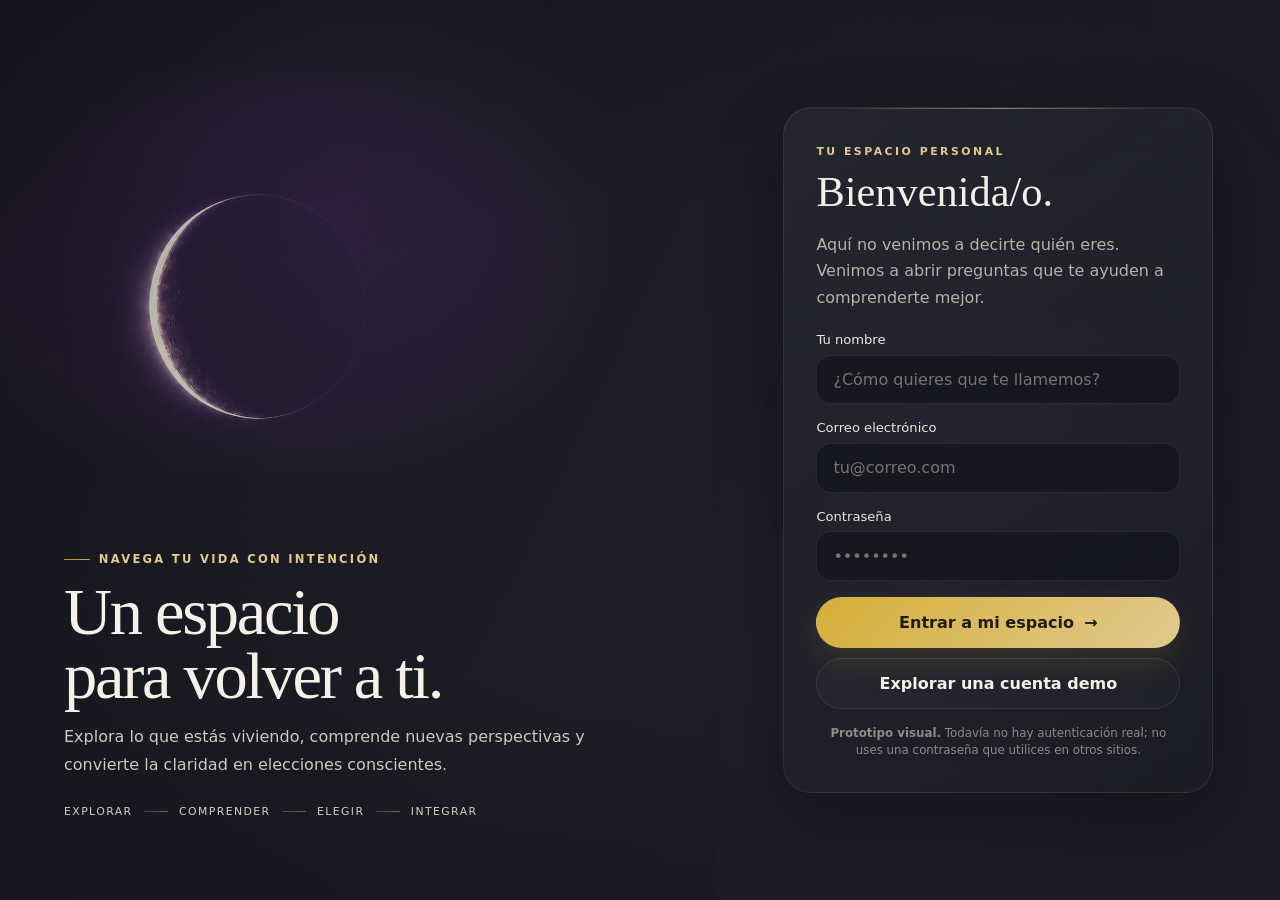
<file: index.html>
<!DOCTYPE html>
<html lang="es">
<head>
  <meta charset="UTF-8" />
  <meta name="viewport" content="width=device-width, initial-scale=1.0" />
  <meta name="theme-color" content="#1B1C24" />
  <title>Alma Astral · Tu espacio personal</title>
  <meta name="description" content="Alma Astral. Un espacio personal para explorar, comprender, elegir e integrar con mayor intención." />
  <link rel="stylesheet" href="styles.css" />
</head>
<body class="auth-body">
  <main class="auth-shell">
    <section class="auth-scene" aria-label="Bienvenida a Alma Astral">
      <img class="scene-logo" src="assets/moon-hero.jpeg" alt="" aria-hidden="true" />
      <div class="scene-vignette"></div>
      <div class="scene-copy">
        <span class="eyebrow">Navega tu vida con intención</span>
        <h1>Un espacio para volver a ti.</h1>
        <p>Explora lo que estás viviendo, comprende nuevas perspectivas y convierte la claridad en elecciones conscientes.</p>
        <div class="principles" aria-label="Método Alma Astral">
          <span>Explorar</span><i></i><span>Comprender</span><i></i><span>Elegir</span><i></i><span>Integrar</span>
        </div>
      </div>
    </section>

    <section class="auth-panel">
      <form class="auth-card glass" id="loginForm">
        <div class="auth-brand-mobile">
          <img src="assets/logo.jpeg" alt="" aria-hidden="true" />
          <span>ALMA ASTRAL</span>
        </div>

        <span class="eyebrow">Tu espacio personal</span>
        <h2>Bienvenida/o.</h2>
        <p class="muted">Aquí no venimos a decirte quién eres. Venimos a abrir preguntas que te ayuden a comprenderte mejor.</p>

        <label class="field">
          <span>Tu nombre</span>
          <input id="name" name="name" type="text" autocomplete="name" placeholder="¿Cómo quieres que te llamemos?" required />
        </label>

        <label class="field">
          <span>Correo electrónico</span>
          <input id="email" name="email" type="email" autocomplete="email" placeholder="tu@correo.com" required />
        </label>

        <label class="field">
          <span>Contraseña</span>
          <input id="password" name="password" type="password" minlength="4" placeholder="••••••••" required />
        </label>

        <button class="btn btn-gold btn-full" type="submit">Entrar a mi espacio <span>→</span></button>
        <button class="btn btn-ghost btn-full" id="demoBtn" type="button">Explorar una cuenta demo</button>

        <p class="privacy-note"><strong>Prototipo visual.</strong> Todavía no hay autenticación real; no uses una contraseña que utilices en otros sitios.</p>
      </form>
    </section>
  </main>
  <script src="auth.js" defer></script>
</body>
</html>
</file>
<file: styles.css>
:root{
  --purple-900:#4A2C6D;
  --purple-700:#5B3A82;
  --purple-500:#6A4C93;
  --gold-500:#D4AF37;
  --gold-300:#C8A75A;
  --gold-100:#E2C98F;
  --night-900:#1B1C24;
  --night-700:#23242E;
  --night-500:#2B2B35;
  --warm:#F5F1E8;
  --warm-2:#EDE7DC;
  --muted:#B7B1A8;
  --line:rgba(226,201,143,.16);
  --line-soft:rgba(255,255,255,.065);
  --shadow:0 28px 80px rgba(0,0,0,.34);
  --ease:cubic-bezier(.22,.61,.36,1);
}
*{box-sizing:border-box}
html{scroll-behavior:smooth}
body{margin:0;min-height:100vh;font-family:Inter,ui-sans-serif,system-ui,-apple-system,BlinkMacSystemFont,"Segoe UI",sans-serif;color:var(--warm);background:var(--night-900);overflow-x:hidden}
body::before{content:"";position:fixed;inset:0;pointer-events:none;z-index:-2;background:radial-gradient(circle at 12% 10%,rgba(91,58,130,.20),transparent 30%),radial-gradient(circle at 88% 12%,rgba(212,175,55,.055),transparent 26%),linear-gradient(180deg,#1B1C24 0%,#191A22 100%)}
body::after{content:"";position:fixed;inset:0;pointer-events:none;z-index:-1;opacity:.28;background-image:linear-gradient(rgba(255,255,255,.014) 1px,transparent 1px),linear-gradient(90deg,rgba(255,255,255,.012) 1px,transparent 1px);background-size:38px 38px;mask-image:linear-gradient(to bottom,#000,transparent 92%)}
button,input,textarea,select{font:inherit}
button{cursor:pointer}
a{color:inherit;text-decoration:none}
img{display:block;max-width:100%}
.eyebrow{display:inline-block;color:var(--gold-100);font-size:.68rem;font-weight:700;letter-spacing:.23em;text-transform:uppercase}
.muted{color:var(--muted)}
.glass{background:linear-gradient(155deg,rgba(43,43,53,.78),rgba(30,31,40,.78));border:1px solid var(--line);box-shadow:var(--shadow);backdrop-filter:blur(18px);-webkit-backdrop-filter:blur(18px)}
.btn{border:1px solid transparent;border-radius:999px;padding:.92rem 1.25rem;display:inline-flex;align-items:center;justify-content:center;gap:.65rem;font-weight:700;transition:transform .3s var(--ease),box-shadow .3s var(--ease),background .3s,border-color .3s}
.btn:hover{transform:translateY(-2px)}
.btn-gold{color:#211B12;background:linear-gradient(135deg,var(--gold-500),var(--gold-100));box-shadow:0 12px 32px rgba(212,175,55,.15)}
.btn-gold:hover{box-shadow:0 17px 42px rgba(212,175,55,.24)}
.btn-ghost{color:var(--warm);background:rgba(255,255,255,.025);border-color:rgba(255,255,255,.09)}
.btn-ghost:hover{background:rgba(255,255,255,.055);border-color:rgba(226,201,143,.22)}
.btn-full{width:100%}
.field{display:grid;gap:.48rem;margin:1rem 0}
.field>span,.onboarding-form label>span{font-size:.82rem;color:var(--warm-2)}
input,textarea,select{width:100%;border:1px solid rgba(255,255,255,.08);background:rgba(19,20,27,.72);color:var(--warm);border-radius:15px;padding:.9rem 1rem;outline:none;transition:.25s}
input:focus,textarea:focus,select:focus{border-color:rgba(226,201,143,.48);box-shadow:0 0 0 4px rgba(212,175,55,.05)}
textarea{resize:vertical;min-height:110px;line-height:1.55}
::placeholder{color:#77746f}
.reveal{opacity:0;transform:translateY(18px);transition:opacity .7s var(--ease),transform .7s var(--ease)}
.reveal.in{opacity:1;transform:none}
.modal{position:fixed;inset:0;z-index:100;display:flex;align-items:center;justify-content:center;padding:1rem;background:rgba(10,10,14,.76);backdrop-filter:blur(12px);opacity:0;visibility:hidden;transition:.28s}
.modal.show{opacity:1;visibility:visible}
.modal-card{width:min(540px,100%);max-height:90vh;overflow:auto;border-radius:28px;padding:1.6rem;transform:translateY(14px) scale(.985);transition:.35s var(--ease);position:relative}
.modal.show .modal-card{transform:none}
.modal-card h2{font-family:Georgia,"Times New Roman",serif;font-weight:500;font-size:clamp(1.8rem,4vw,2.5rem);margin:.55rem 0 .65rem}
.modal-card>p{color:var(--muted);line-height:1.65}
.modal-close{position:absolute;right:1rem;top:1rem;width:38px;height:38px;border-radius:50%;border:1px solid rgba(255,255,255,.08);background:#1d1e26;color:var(--warm);font-size:1.3rem}
.privacy-note{font-size:.74rem!important;color:#8f8a83!important;line-height:1.5!important;text-align:center;margin:1rem 0 0!important}
@media(prefers-reduced-motion:reduce){*,*::before,*::after{scroll-behavior:auto!important;animation-duration:.001ms!important;animation-iteration-count:1!important;transition-duration:.001ms!important}}


/* AUTH */

.auth-body{
  overflow:hidden;
  background:#1B1C24;
}

/* Una sola escena: fondo, luna y formulario comparten el mismo ambiente. */
.auth-shell{
  min-height:100vh;
  display:grid;
  grid-template-columns:minmax(0,1.12fr) minmax(360px,.88fr);
  position:relative;
  isolation:isolate;
  overflow:hidden;
  background:
    radial-gradient(circle at 26% 23%,rgba(91,58,130,.20),transparent 25%),
    radial-gradient(circle at 74% 78%,rgba(74,44,109,.10),transparent 30%),
    linear-gradient(115deg,#171820 0%,#1B1C24 46%,#20212A 100%);
}

/* Luz suave que une ambos lados y evita el efecto de dos fondos. */
.auth-shell::after{
  content:"";
  position:absolute;
  inset:0;
  z-index:-1;
  pointer-events:none;
  background:
    linear-gradient(90deg,transparent 0%,rgba(27,28,36,.06) 45%,rgba(27,28,36,.28) 70%,rgba(27,28,36,.50) 100%),
    radial-gradient(ellipse at center,transparent 38%,rgba(10,10,15,.30) 100%);
}

.auth-scene{
  position:relative;
  min-height:100vh;
  overflow:visible;
  display:flex;
  align-items:flex-end;
  padding:clamp(2.2rem,5vw,5.2rem);
}

/* Solo mostramos la luna. El texto que venía dentro del JPG ya no compite con el titular. */
.scene-logo{
  position:absolute;
  z-index:-1;
  width:min(650px,62vw);
  aspect-ratio:1.64/1;
  object-fit:cover;
  object-position:center top;
  left:35%;
  top:30%;
  transform:translate(-50%,-50%) scale(1.02);
  opacity:.88;
  mix-blend-mode:screen;
  filter:saturate(.90) contrast(1.06) brightness(.97);
  -webkit-mask-image:radial-gradient(ellipse at center,#000 35%,rgba(0,0,0,.96) 56%,transparent 78%);
  mask-image:radial-gradient(ellipse at center,#000 35%,rgba(0,0,0,.96) 56%,transparent 78%);
  animation:sceneIn 1.35s var(--ease) both,sceneFloat 9s 1.5s ease-in-out infinite alternate;
}

.scene-vignette{
  position:absolute;
  inset:0;
  z-index:-1;
  pointer-events:none;
  background:
    linear-gradient(180deg,rgba(27,28,36,.02) 0%,rgba(27,28,36,.08) 46%,rgba(27,28,36,.78) 100%);
}

.scene-copy{
  max-width:660px;
  position:relative;
  z-index:2;
  padding-bottom:clamp(.4rem,2vh,1.2rem);
  animation:copyIn 1s .25s var(--ease) both;
}

.scene-copy .eyebrow{
  display:inline-flex;
  align-items:center;
  gap:.55rem;
  font-size:.72rem;
  letter-spacing:.20em;
  color:var(--gold-100);
}

.scene-copy .eyebrow::before{
  content:"";
  width:26px;
  height:1px;
  background:linear-gradient(90deg,var(--gold-500),var(--gold-100));
  opacity:.8;
}

.scene-copy h1{
  font-family:Georgia,"Times New Roman",serif;
  font-size:clamp(3.25rem,5.2vw,5.6rem);
  font-weight:500;
  line-height:.96;
  max-width:620px;
  margin:.85rem 0 1rem;
  letter-spacing:-.035em;
  text-wrap:balance;
}

.scene-copy>p{
  max-width:590px;
  color:#cfc8bd;
  line-height:1.75;
  font-size:1rem;
  margin:0;
}

.principles{
  margin-top:1.6rem;
  display:flex;
  align-items:center;
  gap:.7rem;
  flex-wrap:wrap;
  color:#d4cdc2;
  font-size:.68rem;
  text-transform:uppercase;
  letter-spacing:.13em;
}

.principles i{
  width:24px;
  height:1px;
  background:linear-gradient(90deg,var(--purple-500),var(--gold-300));
  opacity:.55;
}

/* El panel ya no tiene "su propio fondo": flota dentro de la misma escena. */
.auth-panel{
  min-height:100vh;
  display:flex;
  align-items:center;
  justify-content:center;
  padding:2rem clamp(1.2rem,4vw,4.5rem);
  position:relative;
}

.auth-panel::before{
  content:"";
  position:absolute;
  width:min(560px,90%);
  aspect-ratio:1;
  border-radius:50%;
  background:radial-gradient(circle,rgba(91,58,130,.14),transparent 64%);
  filter:blur(18px);
  pointer-events:none;
}

.auth-card{
  width:min(430px,100%);
  border-radius:28px;
  padding:clamp(1.5rem,3vw,2rem);
  position:relative;
  z-index:2;
  background:linear-gradient(145deg,rgba(43,43,53,.64),rgba(27,28,36,.48));
  border:1px solid rgba(226,201,143,.11);
  box-shadow:
    0 26px 70px rgba(0,0,0,.28),
    inset 0 1px 0 rgba(255,255,255,.035);
  backdrop-filter:blur(22px);
  -webkit-backdrop-filter:blur(22px);
  animation:cardIn .9s .2s var(--ease) both;
}

.auth-card::before{
  content:"";
  position:absolute;
  top:0;
  left:12%;
  right:12%;
  height:1px;
  background:linear-gradient(90deg,transparent,rgba(226,201,143,.55),transparent);
}

.auth-card h2{
  font-family:Georgia,"Times New Roman",serif;
  font-weight:500;
  font-size:clamp(2rem,4vw,2.65rem);
  margin:.5rem 0 .65rem;
}

.auth-card>.muted{
  line-height:1.65;
  margin-bottom:1.3rem;
}

.auth-card .btn+.btn{margin-top:.65rem}
.auth-brand-mobile{display:none}

@keyframes sceneIn{
  from{
    opacity:0;
    transform:translate(-50%,-50%) scale(1.10);
    filter:blur(10px);
  }
  to{
    opacity:.88;
    transform:translate(-50%,-50%) scale(1.02);
  }
}

@keyframes sceneFloat{
  from{transform:translate(-50%,-50%) scale(1.02)}
  to{transform:translate(calc(-50% + 6px),calc(-50% - 5px)) scale(1.045)}
}

@keyframes copyIn{
  from{opacity:0;transform:translateY(18px)}
  to{opacity:1;transform:none}
}

@keyframes cardIn{
  from{opacity:0;transform:translateX(16px)}
  to{opacity:1;transform:none}
}

@media(max-width:900px){
  .auth-body{overflow:auto}
  .auth-shell{
    grid-template-columns:1fr;
    min-height:100svh;
    background:
      radial-gradient(circle at 50% 13%,rgba(91,58,130,.20),transparent 28%),
      linear-gradient(180deg,#171820 0%,#1B1C24 55%,#20212A 100%);
  }

  .auth-scene{
    min-height:50svh;
    padding:1.5rem;
    align-items:flex-end;
  }

  .scene-logo{
    width:min(680px,105vw);
    left:50%;
    top:24%;
    opacity:.78;
  }

  .scene-vignette{
    background:linear-gradient(180deg,rgba(27,28,36,.02),rgba(27,28,36,.10) 48%,#1B1C24 100%);
  }

  .scene-copy{
    max-width:720px;
    padding-bottom:.4rem;
  }

  .scene-copy h1{
    font-size:clamp(2.55rem,10vw,4.7rem);
    max-width:700px;
  }

  .scene-copy>p{
    max-width:620px;
    font-size:.94rem;
    line-height:1.65;
  }

  .principles{
    margin-top:1rem;
    font-size:.61rem;
    gap:.45rem;
  }

  .principles i{width:14px}

  .auth-panel{
    min-height:auto;
    padding:.5rem 1rem 2rem;
  }

  .auth-card{
    margin-top:-.25rem;
  }
}

@media(max-width:520px){
  .auth-scene{min-height:46svh}
  .scene-logo{
    width:118vw;
    top:22%;
  }
  .scene-copy .eyebrow{font-size:.56rem}
  .scene-copy h1{
    margin:.5rem 0 .65rem;
    font-size:clamp(2.5rem,12vw,3.65rem);
    line-height:.94;
  }
  .scene-copy>p{
    font-size:.86rem;
    line-height:1.55;
  }
  .principles span:nth-of-type(4),
  .principles i:nth-of-type(3){display:none}
  .auth-card{
    border-radius:24px;
    padding:1.25rem;
  }
}

@media(prefers-reduced-motion:reduce){
  .scene-logo,
  .scene-copy,
  .auth-card{
    animation:none !important;
  }
}
</file>
<file: app.css>
:root{
  --purple-900:#4A2C6D;
  --purple-700:#5B3A82;
  --purple-500:#6A4C93;
  --gold-500:#D4AF37;
  --gold-300:#C8A75A;
  --gold-100:#E2C98F;
  --night-900:#1B1C24;
  --night-700:#23242E;
  --night-500:#2B2B35;
  --warm:#F5F1E8;
  --warm-2:#EDE7DC;
  --muted:#B7B1A8;
  --line:rgba(226,201,143,.16);
  --line-soft:rgba(255,255,255,.065);
  --shadow:0 28px 80px rgba(0,0,0,.34);
  --ease:cubic-bezier(.22,.61,.36,1);
}
*{box-sizing:border-box}
html{scroll-behavior:smooth}
body{margin:0;min-height:100vh;font-family:Inter,ui-sans-serif,system-ui,-apple-system,BlinkMacSystemFont,"Segoe UI",sans-serif;color:var(--warm);background:var(--night-900);overflow-x:hidden}
body::before{content:"";position:fixed;inset:0;pointer-events:none;z-index:-2;background:radial-gradient(circle at 12% 10%,rgba(91,58,130,.20),transparent 30%),radial-gradient(circle at 88% 12%,rgba(212,175,55,.055),transparent 26%),linear-gradient(180deg,#1B1C24 0%,#191A22 100%)}
body::after{content:"";position:fixed;inset:0;pointer-events:none;z-index:-1;opacity:.28;background-image:linear-gradient(rgba(255,255,255,.014) 1px,transparent 1px),linear-gradient(90deg,rgba(255,255,255,.012) 1px,transparent 1px);background-size:38px 38px;mask-image:linear-gradient(to bottom,#000,transparent 92%)}
button,input,textarea,select{font:inherit}
button{cursor:pointer}
a{color:inherit;text-decoration:none}
img{display:block;max-width:100%}
.eyebrow{display:inline-block;color:var(--gold-100);font-size:.68rem;font-weight:700;letter-spacing:.23em;text-transform:uppercase}
.muted{color:var(--muted)}
.glass{background:linear-gradient(155deg,rgba(43,43,53,.78),rgba(30,31,40,.78));border:1px solid var(--line);box-shadow:var(--shadow);backdrop-filter:blur(18px);-webkit-backdrop-filter:blur(18px)}
.btn{border:1px solid transparent;border-radius:999px;padding:.92rem 1.25rem;display:inline-flex;align-items:center;justify-content:center;gap:.65rem;font-weight:700;transition:transform .3s var(--ease),box-shadow .3s var(--ease),background .3s,border-color .3s}
.btn:hover{transform:translateY(-2px)}
.btn-gold{color:#211B12;background:linear-gradient(135deg,var(--gold-500),var(--gold-100));box-shadow:0 12px 32px rgba(212,175,55,.15)}
.btn-gold:hover{box-shadow:0 17px 42px rgba(212,175,55,.24)}
.btn-ghost{color:var(--warm);background:rgba(255,255,255,.025);border-color:rgba(255,255,255,.09)}
.btn-ghost:hover{background:rgba(255,255,255,.055);border-color:rgba(226,201,143,.22)}
.btn-full{width:100%}
.field{display:grid;gap:.48rem;margin:1rem 0}
.field>span,.onboarding-form label>span{font-size:.82rem;color:var(--warm-2)}
input,textarea,select{width:100%;border:1px solid rgba(255,255,255,.08);background:rgba(19,20,27,.72);color:var(--warm);border-radius:15px;padding:.9rem 1rem;outline:none;transition:.25s}
input:focus,textarea:focus,select:focus{border-color:rgba(226,201,143,.48);box-shadow:0 0 0 4px rgba(212,175,55,.05)}
textarea{resize:vertical;min-height:110px;line-height:1.55}
::placeholder{color:#77746f}
.reveal{opacity:0;transform:translateY(18px);transition:opacity .7s var(--ease),transform .7s var(--ease)}
.reveal.in{opacity:1;transform:none}
.modal{position:fixed;inset:0;z-index:100;display:flex;align-items:center;justify-content:center;padding:1rem;background:rgba(10,10,14,.76);backdrop-filter:blur(12px);opacity:0;visibility:hidden;transition:.28s}
.modal.show{opacity:1;visibility:visible}
.modal-card{width:min(540px,100%);max-height:90vh;overflow:auto;border-radius:28px;padding:1.6rem;transform:translateY(14px) scale(.985);transition:.35s var(--ease);position:relative}
.modal.show .modal-card{transform:none}
.modal-card h2{font-family:Georgia,"Times New Roman",serif;font-weight:500;font-size:clamp(1.8rem,4vw,2.5rem);margin:.55rem 0 .65rem}
.modal-card>p{color:var(--muted);line-height:1.65}
.modal-close{position:absolute;right:1rem;top:1rem;width:38px;height:38px;border-radius:50%;border:1px solid rgba(255,255,255,.08);background:#1d1e26;color:var(--warm);font-size:1.3rem}
.privacy-note{font-size:.74rem!important;color:#8f8a83!important;line-height:1.5!important;text-align:center;margin:1rem 0 0!important}
@media(prefers-reduced-motion:reduce){*,*::before,*::after{scroll-behavior:auto!important;animation-duration:.001ms!important;animation-iteration-count:1!important;transition-duration:.001ms!important}}


/* APP */

.app-body{
  background:
    radial-gradient(circle at 77% 0%,rgba(74,44,109,.09),transparent 31%),
    linear-gradient(180deg,#11131b 0%,#10121a 100%);
}

.app-body::before{
  background:
    radial-gradient(circle at 14% 2%,rgba(91,58,130,.11),transparent 24%),
    radial-gradient(circle at 92% 1%,rgba(212,175,55,.025),transparent 22%),
    linear-gradient(180deg,#11131b 0%,#10121a 100%);
}

/* ---------- Sidebar ---------- */
.sidebar{
  position:fixed;
  inset:0 auto 0 0;
  z-index:50;
  width:276px;
  display:flex;
  flex-direction:column;
  padding:24px 24px 28px;
  background:
    radial-gradient(circle at 42% 8%,rgba(91,58,130,.13),transparent 31%),
    linear-gradient(180deg,#0e1019 0%,#0b0d15 100%);
  border-right:1px solid rgba(226,201,143,.19);
  box-shadow:18px 0 50px rgba(0,0,0,.16);
  overflow-y:auto;
}

.sidebar-brand{
  display:flex;
  height:205px;
  align-items:center;
  justify-content:center;
  overflow:visible;
  border-radius:24px;
  position:relative;
  padding:10px 4px 2px;
}

.sidebar-brand::before{
  content:"";
  position:absolute;
  width:82%;
  aspect-ratio:1;
  border-radius:50%;
  background:radial-gradient(circle,rgba(91,58,130,.13),transparent 67%);
  filter:blur(14px);
  pointer-events:none;
}

.sidebar-brand::after{
  content:"";
  position:absolute;
  left:8%;
  right:8%;
  bottom:0;
  height:38px;
  pointer-events:none;
  background:linear-gradient(180deg,transparent,#0e1019 92%);
}

.sidebar-brand img{
  width:100%;
  height:100%;
  max-width:224px;
  max-height:194px;
  object-fit:contain;
  object-position:center;
  transform:none;
  position:relative;
  z-index:1;
  filter:brightness(1.08) saturate(.94) contrast(1.03);
  transition:transform .45s var(--ease),filter .4s ease;
}

.sidebar-brand:hover img{
  transform:translateY(-2px) scale(1.015);
  filter:brightness(1.13) saturate(.98) contrast(1.03);
}

.brand-divider,
.quote-divider,
.gold-rule{
  display:flex;
  align-items:center;
  gap:10px;
}

.brand-divider{margin:4px 8px 24px}

.brand-divider span,
.quote-divider span,
.gold-rule span{
  flex:1;
  height:1px;
  background:linear-gradient(90deg,transparent,rgba(226,201,143,.58),transparent);
}

.brand-divider b,
.quote-divider b,
.gold-rule b{
  color:var(--gold-100);
  font-size:12px;
  font-weight:500;
}

.side-nav{
  display:grid;
  gap:8px;
}

.side-link{
  min-height:58px;
  display:flex;
  align-items:center;
  gap:14px;
  padding:0 16px;
  border-radius:14px;
  border:1px solid transparent;
  color:#ebe6de;
  font-size:15px;
  transition:.3s var(--ease);
  position:relative;
}

.side-link::before{
  content:"";
  position:absolute;
  left:-1px;
  top:14px;
  bottom:14px;
  width:2px;
  border-radius:999px;
  background:linear-gradient(var(--gold-100),var(--gold-500));
  opacity:0;
  transform:scaleY(.25);
  transition:.3s var(--ease);
}

.side-link:hover{
  background:rgba(255,255,255,.025);
  border-color:rgba(226,201,143,.08);
  transform:translateX(2px);
}

.side-link.active{
  background:
    linear-gradient(100deg,rgba(74,44,109,.43),rgba(91,58,130,.18)),
    rgba(255,255,255,.025);
  border-color:rgba(106,76,147,.44);
  box-shadow:inset 0 0 25px rgba(91,58,130,.08),0 8px 30px rgba(0,0,0,.10);
}

.side-link.active::before{opacity:1;transform:none}

.nav-icon{
  width:27px;
  height:27px;
  flex:0 0 27px;
  display:grid;
  place-items:center;
  color:var(--gold-100);
}

.nav-icon svg,
.icon-button svg,
.mobile-menu svg,
.meta-icon svg,
.intention-icon svg{
  width:100%;
  height:100%;
  fill:none;
  stroke:currentColor;
  stroke-width:1.45;
  stroke-linecap:round;
  stroke-linejoin:round;
}

.side-link.active .nav-icon{color:#f3dfaa}

.sidebar-quote{
  margin-top:auto;
  padding:28px 20px 0;
  text-align:center;
  color:#cbb589;
}

.sidebar-quote p{
  margin:18px 0 0;
  font-family:Georgia,"Times New Roman",serif;
  font-size:17px;
  line-height:1.55;
}

.quote-divider{margin:0 auto;max-width:150px}

/* ---------- Shell / Header ---------- */
.app-shell{
  margin-left:276px;
  min-height:100vh;
}

.app-header{
  min-height:118px;
  display:flex;
  align-items:center;
  gap:18px;
  padding:28px 44px 20px;
  max-width:1540px;
  margin:0 auto;
}

.welcome-copy{flex:1}

.app-header h1{
  font-family:Georgia,"Times New Roman",serif;
  font-size:28px;
  line-height:1.1;
  font-weight:400;
  margin:0 0 8px;
}

.app-header h1 span:first-child{color:var(--gold-100)}
.hello-heart{color:#6e4a90;font-size:.74em}
.app-header p{margin:0;color:#b4aeb9;font-size:15px}

.header-actions{
  display:flex;
  align-items:center;
  gap:13px;
}

.icon-button,
.profile-button,
.mobile-menu{
  border:0;
  color:var(--warm);
}

.icon-button{
  width:42px;
  height:42px;
  display:grid;
  place-items:center;
  background:transparent;
  border-radius:50%;
  position:relative;
  transition:.25s;
}

.icon-button svg{width:23px;height:23px}

.icon-button:hover{background:rgba(255,255,255,.04)}

.notification-dot{
  position:absolute;
  right:7px;
  top:5px;
  width:7px;
  height:7px;
  border-radius:50%;
  background:#7b55a2;
  box-shadow:0 0 12px rgba(123,85,162,.8);
}

.profile-button{
  width:48px;
  height:48px;
  display:grid;
  place-items:center;
  border-radius:50%;
  background:
    radial-gradient(circle at 32% 28%,#c8a75a 0 6%,transparent 7%),
    linear-gradient(140deg,#5b3a82,#241d35 65%,#c8a75a);
  border:1px solid rgba(226,201,143,.72);
  box-shadow:0 0 0 3px rgba(226,201,143,.035);
  font-family:Georgia,serif;
  font-size:17px;
}

.logout-button{color:#8d8792}
.mobile-menu{display:none}

/* ---------- Main ---------- */
.app-main{
  max-width:1540px;
  margin:0 auto;
  padding:0 44px 70px;
}

/* ---------- Hero ---------- */
.hero-card{
  min-height:612px;
  display:grid;
  grid-template-columns:minmax(420px,1.04fr) minmax(410px,.96fr);
  grid-template-rows:1fr 136px;
  border-radius:36px;
  border:1px solid rgba(226,201,143,.28);
  overflow:hidden;
  position:relative;
  isolation:isolate;
  background:
    radial-gradient(circle at 22% 32%,rgba(91,58,130,.17),transparent 31%),
    radial-gradient(circle at 70% 15%,rgba(74,44,109,.10),transparent 27%),
    linear-gradient(135deg,#181827 0%,#11131d 48%,#10121a 100%);
  box-shadow:0 28px 70px rgba(0,0,0,.22);
}

.hero-card::before{
  content:"";
  position:absolute;
  inset:0;
  pointer-events:none;
  background:
    linear-gradient(90deg,rgba(255,255,255,.018),transparent 34%,rgba(255,255,255,.012)),
    radial-gradient(circle at 84% 74%,rgba(212,175,55,.025),transparent 26%);
  z-index:-1;
}

.hero-art{
  grid-column:1;
  grid-row:1 / span 2;
  position:relative;
  min-height:570px;
  overflow:hidden;
}

.moon-frame{
  position:absolute;
  width:min(590px,94%);
  aspect-ratio:565/480;
  top:39%;
  left:50%;
  transform:translate(-50%,-50%);
  overflow:hidden;
  border-radius:48% 52% 50% 50%;
  -webkit-mask-image:radial-gradient(ellipse at 50% 50%,#000 58%,rgba(0,0,0,.94) 68%,transparent 89%);
  mask-image:radial-gradient(ellipse at 50% 50%,#000 58%,rgba(0,0,0,.94) 68%,transparent 89%);
  filter:drop-shadow(0 0 30px rgba(91,58,130,.14));
  animation:moonEnter 1.25s var(--ease) both,moonFloat 10s 1.4s ease-in-out infinite alternate;
}

.moon-frame img{
  width:100%;
  height:100%;
  object-fit:cover;
  object-position:center;
  filter:saturate(.92) contrast(1.05) brightness(1.02);
}

.hero-art::after{
  content:"";
  position:absolute;
  width:380px;
  height:380px;
  border:1px solid rgba(212,175,55,.24);
  border-radius:50%;
  left:50%;
  top:39%;
  transform:translate(-50%,-50%);
  box-shadow:0 0 36px rgba(91,58,130,.07);
}

.hero-star{
  position:absolute;
  color:#edcf78;
  text-shadow:0 0 10px rgba(212,175,55,.45);
  animation:starPulse 3.5s ease-in-out infinite alternate;
}
.star-a{left:18%;top:25%;font-size:13px}
.star-b{right:17%;top:26%;font-size:10px;animation-delay:.9s}
.star-c{left:30%;bottom:30%;font-size:16px;animation-delay:1.4s}

.hero-copy{
  grid-column:2;
  grid-row:1;
  padding:62px 66px 34px 38px;
  align-self:center;
  position:relative;
}

.quote-glyph{
  display:block;
  color:#7c54a2;
  font-family:Georgia,serif;
  font-size:76px;
  height:42px;
  line-height:1;
  margin-left:-12px;
}

.hero-copy blockquote{
  margin:12px 0 25px;
  font-family:Georgia,"Times New Roman",serif;
  font-weight:400;
  font-size:clamp(42px,3.4vw,60px);
  line-height:1.13;
  letter-spacing:-.025em;
  color:#f7f2ea;
}

.hero-copy blockquote em{
  font-style:normal;
  color:#e8c362;
}

.gold-rule{
  width:min(400px,100%);
  margin:0 0 26px;
}
.gold-rule span{
  background:linear-gradient(90deg,transparent,rgba(212,175,55,.78),transparent);
}

.hero-copy>p{
  margin:0;
  max-width:560px;
  color:#aaa5b1;
  line-height:1.8;
  font-size:15px;
}

.hero-meta{
  grid-column:2;
  grid-row:2;
  display:grid;
  grid-template-columns:repeat(3,1fr);
  border-top:1px solid rgba(255,255,255,.055);
  margin-right:36px;
}

.hero-meta article{
  display:flex;
  align-items:center;
  justify-content:center;
  gap:16px;
  padding:17px 18px;
  min-width:0;
}

.hero-meta article+article{
  border-left:1px solid rgba(226,201,143,.15);
}

.meta-icon{
  width:52px;
  height:52px;
  flex:0 0 52px;
  display:grid;
  place-items:center;
  border:1px solid rgba(212,175,55,.58);
  border-radius:50%;
  color:#d9b54a;
  background:rgba(12,13,19,.30);
}

.meta-icon svg{width:23px;height:23px}

.hero-meta small,
.hero-meta strong{
  display:block;
}

.hero-meta small{
  color:#cba649;
  font-size:9px;
  letter-spacing:.08em;
  margin-bottom:6px;
}

.hero-meta strong{
  font-family:Georgia,"Times New Roman",serif;
  font-size:22px;
  font-weight:400;
  color:#f4eee4;
  white-space:nowrap;
}

/* ---------- Explore ---------- */
.explore-section,
.content-section{
  padding-top:34px;
}

.section-heading{
  display:flex;
  align-items:end;
  justify-content:space-between;
  gap:24px;
  margin-bottom:19px;
}

.section-heading.compact{align-items:center}

.section-heading h2{
  margin:0;
  color:#e1b95b;
  font-family:Georgia,"Times New Roman",serif;
  font-size:28px;
  font-weight:400;
}

.section-heading p{
  margin:6px 0 0;
  color:#aaa5b1;
  font-size:14px;
}

.section-note{color:#837d88;font-size:13px}

.text-link,
.secondary-action{
  border:0;
  background:transparent;
  color:#a875c6;
}

.text-link{
  font-size:14px;
  padding:10px 2px;
}

.text-link span{margin-left:8px}

.intention-grid{
  display:grid;
  grid-template-columns:repeat(4,1fr);
  gap:17px;
}

.intention-card{
  min-height:142px;
  display:grid;
  grid-template-columns:56px 1fr 14px;
  align-items:center;
  gap:14px;
  padding:17px;
  text-align:left;
  border:1px solid rgba(226,201,143,.14);
  border-radius:20px;
  color:#f2ede5;
  background:
    radial-gradient(circle at 18% 18%,rgba(91,58,130,.08),transparent 32%),
    linear-gradient(145deg,#181824,#11131d);
  box-shadow:0 12px 32px rgba(0,0,0,.11);
  transition:.3s var(--ease);
}

.intention-card:hover,
.intention-card.selected{
  transform:translateY(-4px);
  border-color:rgba(212,175,55,.32);
  box-shadow:0 18px 44px rgba(0,0,0,.20);
}

.intention-card.selected{
  background:
    radial-gradient(circle at 18% 18%,rgba(91,58,130,.20),transparent 37%),
    linear-gradient(145deg,#1d1829,#11131d);
}

.intention-icon{
  width:52px;
  height:52px;
  border-radius:50%;
  display:grid;
  place-items:center;
  color:#fff;
  border:1px solid rgba(255,255,255,.10);
}
.intention-icon svg{width:25px;height:25px}
.intention-icon.purple{background:linear-gradient(135deg,#6a3b87,#2d1744)}
.intention-icon.gold{background:linear-gradient(135deg,#9a6a31,#4b3320);color:#f8deb1}

.intention-card>span:nth-child(2){min-width:0}
.intention-card strong{
  display:block;
  color:#e5bc62;
  font-size:16px;
  line-height:1.25;
  font-weight:500;
}
.intention-card small{
  display:block;
  margin-top:9px;
  color:#aaa5b1;
  font-size:12px;
  line-height:1.55;
}
.intention-card>b{
  color:#b47acb;
  font-size:24px;
  font-weight:300;
}
.intention-feedback{
  min-height:25px;
  margin-top:10px;
  color:#d2b661;
  font-size:12px;
}

/* ---------- Secondary sections ---------- */
.content-section{padding-top:58px}

.experience-grid{
  display:grid;
  grid-template-columns:1.25fr .875fr .875fr;
  gap:18px;
}

.experience-card,
.passport-card,
.journal-card,
.resource-grid article,
.profile-card{
  border:1px solid rgba(226,201,143,.13);
  border-radius:22px;
  background:
    radial-gradient(circle at 12% 8%,rgba(91,58,130,.08),transparent 28%),
    linear-gradient(150deg,#181924,#12141d);
}

.experience-card{
  min-height:250px;
  padding:28px;
  position:relative;
}

.experience-card.featured{
  background:
    radial-gradient(circle at 12% 10%,rgba(91,58,130,.20),transparent 36%),
    linear-gradient(150deg,#1b1929,#12141d);
}

.card-tag{
  display:inline-block;
  font-size:9px;
  letter-spacing:.12em;
  color:#d6ba70;
  border:1px solid rgba(212,175,55,.27);
  border-radius:999px;
  padding:6px 9px;
}

.experience-card h3,
.resource-grid h3{
  font-family:Georgia,"Times New Roman",serif;
  font-weight:400;
}

.experience-card h3{
  margin:18px 0 10px;
  color:#edca77;
  font-size:25px;
}

.experience-card p,
.resource-grid p{
  color:#9f99a5;
  line-height:1.65;
}

.primary-action{
  border:0;
  border-radius:999px;
  padding:12px 18px;
  color:#201b13;
  background:linear-gradient(135deg,#d4af37,#e2c98f);
  font-weight:700;
  transition:.28s var(--ease);
}

.primary-action:hover{transform:translateY(-2px);box-shadow:0 12px 30px rgba(212,175,55,.12)}
.primary-action.full{width:100%}
.secondary-action{padding:0;color:#b681ca}

.passport-card{padding:28px}
.passport-id{display:flex;align-items:center;gap:15px}
.passport-avatar,.profile-large-avatar{
  width:60px;height:60px;border-radius:50%;display:grid;place-items:center;
  background:linear-gradient(135deg,#604082,#2c2138);
  border:1px solid rgba(226,201,143,.31);
  color:#f4e0ab;font-family:Georgia,serif;font-size:22px;
}
.passport-id small,.passport-id strong,.passport-id span{display:block}
.passport-id small{color:#7f7984;font-size:9px;letter-spacing:.15em}
.passport-id strong{font-family:Georgia,serif;font-size:22px}
.passport-id span{color:#928b96;font-size:12px}
.passport-route{display:flex;align-items:center;margin:30px 0;gap:10px}
.route-step{display:grid;text-align:center;gap:4px;color:#77727c}
.route-step b{font-family:Georgia,serif;font-weight:400;color:#5e5863}
.route-step span{font-size:11px;text-transform:uppercase;letter-spacing:.08em}
.route-step.active{color:#e4c777}
.route-step.active b{color:#e4c777}
.passport-route i{height:1px;min-width:34px;flex:1;background:linear-gradient(90deg,#4b3c57,#80692f)}
.passport-note{margin:0;color:#9f9aa5;line-height:1.6}

.journal-card{padding:22px}
.journal-card textarea{
  width:100%;min-height:140px;background:#10121a;
  border:1px solid rgba(255,255,255,.06);border-radius:16px;color:#f4eee3;padding:16px;resize:vertical;
}
.journal-card>div{display:flex;justify-content:space-between;align-items:center;margin-top:12px}
.journal-card>div span{color:#d4b867;font-size:13px}

.resource-grid{display:grid;grid-template-columns:repeat(3,1fr);gap:18px}
.resource-grid article{padding:24px}
.resource-grid article>span{color:#6f547e;font-family:Georgia,serif;font-size:28px}
.resource-grid h3{color:#ebca7f}
.resource-grid p{margin-bottom:0}

.profile-card{padding:25px;display:flex;align-items:center;gap:18px}
.profile-card strong,.profile-card span,.profile-card small{display:block}
.profile-card strong{font-family:Georgia,serif;font-size:24px}
.profile-card span{color:#b0a9b5;margin:5px 0}
.profile-card small{color:#7f7984}

/* ---------- Modal ---------- */
.modal{
  position:fixed;inset:0;display:grid;place-items:center;padding:18px;
  background:rgba(5,6,10,.76);backdrop-filter:blur(12px);z-index:100;
  opacity:0;visibility:hidden;transition:.25s;
}
.modal.show{opacity:1;visibility:visible}
.modal-card{width:min(540px,100%);padding:28px;border-radius:28px;position:relative}
.modal-card h2{font-family:Georgia,serif;font-weight:400}
.modal-card p{color:#aaa5b1;line-height:1.6}
.modal-close{
  position:absolute;right:16px;top:16px;width:38px;height:38px;border-radius:50%;
  border:1px solid rgba(255,255,255,.09);background:#181925;color:#fff;font-size:22px;
}
.field{display:grid;gap:8px;margin:15px 0}
.field span{color:#c9c2ce;font-size:13px}
.field input,.field textarea{
  background:#10121a;border:1px solid rgba(255,255,255,.08);border-radius:14px;color:#fff;padding:13px;
}

.reveal{
  opacity:0;
  transform:translateY(14px);
  transition:opacity .7s ease,transform .7s ease;
}
.reveal.in{opacity:1;transform:none}
.mobile-overlay{display:none}

@keyframes moonEnter{
  from{opacity:0;transform:translate(-50%,-48%) scale(1.06);filter:blur(8px)}
  to{opacity:1;transform:translate(-50%,-50%) scale(1);filter:none}
}
@keyframes moonFloat{
  from{transform:translate(-50%,-50%) scale(1)}
  to{transform:translate(calc(-50% + 5px),calc(-50% - 4px)) scale(1.018)}
}
@keyframes starPulse{
  from{opacity:.35;transform:scale(.85)}
  to{opacity:1;transform:scale(1.12)}
}

/* ---------- Responsive ---------- */
@media(max-width:1240px){
  .sidebar{width:240px;padding-left:18px;padding-right:18px}
  .app-shell{margin-left:240px}
  .sidebar-brand{height:185px}
  .app-header,.app-main{padding-left:30px;padding-right:30px}
  .hero-card{
    grid-template-columns:minmax(360px,.95fr) minmax(380px,1.05fr);
  }
  .hero-copy{padding-right:38px}
  .hero-copy blockquote{font-size:44px}
  .intention-grid{grid-template-columns:repeat(2,1fr)}
}

@media(max-width:980px){
  .sidebar{
    width:270px;
    transform:translateX(-102%);
    transition:.28s ease;
  }
  .sidebar.open{transform:none}
  .mobile-overlay{
    display:block;position:fixed;inset:0;background:rgba(0,0,0,.58);
    z-index:40;opacity:0;visibility:hidden;transition:.25s;
  }
  .mobile-overlay.show{opacity:1;visibility:visible}
  .app-shell{margin-left:0}
  .mobile-menu{
    display:grid;place-items:center;width:43px;height:43px;border-radius:12px;
    border:1px solid rgba(226,201,143,.16);background:#181925;
  }
  .mobile-menu svg{width:22px;height:22px;fill:none;stroke:currentColor;stroke-width:1.5}
  .app-header,.app-main{padding-left:22px;padding-right:22px}
  .hero-card{
    grid-template-columns:1fr;
    grid-template-rows:430px auto auto;
  }
  .hero-art{grid-column:1;grid-row:1;min-height:430px}
  .hero-copy{grid-column:1;grid-row:2;padding:28px 34px 24px}
  .hero-meta{grid-column:1;grid-row:3;margin:0 28px 20px}
  .moon-frame{width:min(570px,92%);top:45%}
  .hero-art::after{top:45%}
  .experience-grid{grid-template-columns:1fr 1fr}
  .experience-card.featured{grid-column:1/3}
}

@media(max-width:650px){
  .app-header{min-height:96px;padding-top:18px}
  .welcome-copy h1{font-size:23px}
  .welcome-copy p{font-size:12px}
  .header-actions{gap:4px}
  .notification-button{display:none}
  .profile-button{width:40px;height:40px}
  .logout-button{width:38px;height:38px}
  .hero-card{border-radius:27px;grid-template-rows:315px auto auto}
  .hero-art{min-height:315px}
  .moon-frame{width:104%;top:47%}
  .hero-art::after{width:245px;height:245px;top:47%}
  .hero-copy{padding:22px 22px 24px}
  .quote-glyph{font-size:54px;height:34px}
  .hero-copy blockquote{font-size:34px;line-height:1.11}
  .hero-copy>p{font-size:14px;line-height:1.7}
  .hero-meta{
    grid-template-columns:1fr;
    margin:0 20px 18px;
  }
  .hero-meta article{justify-content:flex-start;padding:14px 4px}
  .hero-meta article+article{
    border-left:0;
    border-top:1px solid rgba(226,201,143,.12);
  }
  .intention-grid{grid-template-columns:1fr}
  .section-heading{display:block}
  .text-link{margin-top:8px}
  .experience-grid,.resource-grid{grid-template-columns:1fr}
  .experience-card.featured{grid-column:auto}
  .passport-route{overflow-x:auto;padding-bottom:8px}
  .journal-card>div{align-items:flex-start;gap:12px;flex-direction:column}
  .primary-action{width:100%}
}

@media(prefers-reduced-motion:reduce){
  *,*::before,*::after{scroll-behavior:auto!important;animation:none!important;transition:none!important}
}


/* V11 — scrollbar del sidebar oculto visualmente, manteniendo scroll con mouse/touch */
.sidebar{
  scrollbar-width:none;
  -ms-overflow-style:none;
}
.sidebar::-webkit-scrollbar{
  width:0;
  height:0;
  display:none;
}
</file>
